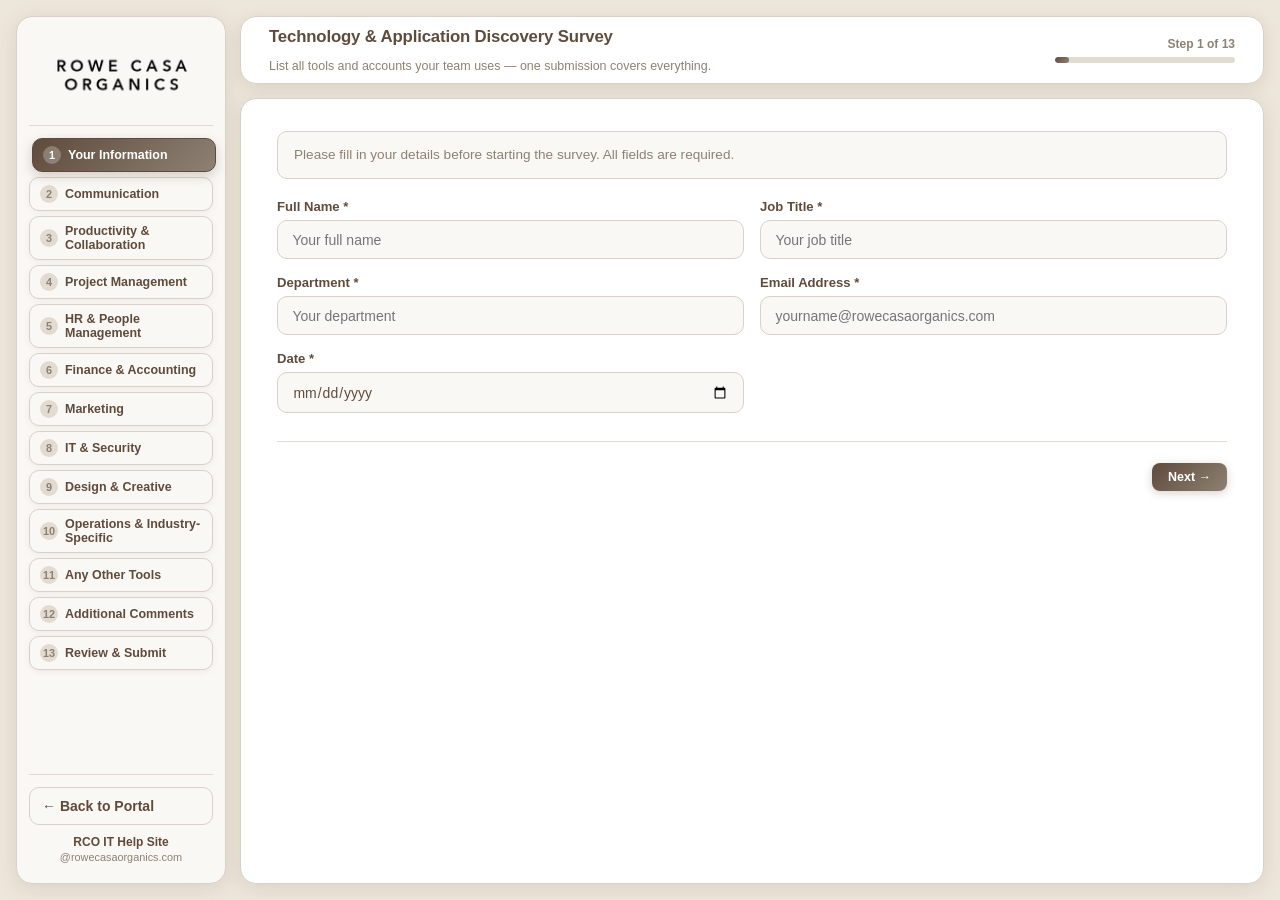
<file: tech-discovery.html>
<!DOCTYPE html>
<html lang="en">
<head>
  <meta charset="UTF-8"/>
  <meta name="viewport" content="width=device-width, initial-scale=1.0"/>
  <title>Technology & Application Discovery Survey — RCO IT</title>
  <link rel="stylesheet" href="../styles.css"/>
</head>
<body>

  <!-- APP SHELL (survey-only layout) -->
  <div class="app-shell">

    <!-- SIDEBAR -->
    <aside class="sidebar">
      <div class="sidebar-logo-wrap">
        <img src="../logo.png" alt="Rowe Casa Organics" class="sidebar-logo"/>
      </div>
      <div class="sidebar-divider"></div>

      <!-- Step nav -->
      <nav class="sidebar-nav" id="stepNav"></nav>

      <div class="sidebar-footer">
        <div class="sidebar-divider"></div>
        <button class="contact-btn" onclick="window.location.href='../index.html'">
          ← Back to Portal
        </button>
        <div class="portal-label">RCO IT Help Site</div>
        <div class="portal-sub">@rowecasaorganics.com</div>
      </div>
    </aside>

    <!-- MAIN WRAP -->
    <div class="main-wrap">

      <!-- TOP BAR -->
      <header class="topbar">
        <div class="topbar-left">
          <div class="topbar-title">Technology & Application Discovery Survey</div>
          <div class="topbar-desc">List all tools and accounts your team uses — one submission covers everything.</div>
        </div>
        <div class="topbar-right">
          <div class="survey-progress-wrap">
            <div class="survey-progress-label">Step <span id="progressCurrent">1</span> of <span id="progressTotal">13</span></div>
            <div class="survey-progress-bar"><div class="survey-progress-fill" id="progressFill" style="width:7.7%"></div></div>
          </div>
        </div>
      </header>

      <!-- CONTENT PANEL -->
      <main class="content-panel">
        <div id="surveyBody"></div>

        <!-- NAV BUTTONS -->
        <div class="survey-nav">
          <button class="clear-btn" id="prevBtn" onclick="surveyNav(-1)">← Previous</button>
          <button class="card-action" id="nextBtn" onclick="surveyNav(1)">Next →</button>
        </div>
      </main>

    </div>
  </div>

  <script>
    // ── Google Apps Script Web App URL ──────────────────
    // Replace with your deployed Apps Script URL after setup
    const SHEET_ENDPOINT = 'https://script.google.com/macros/s/AKfycbxeP-Asvk9kgGx_oz4jMWYOBldaPLM8Tm6S2XfXOfDRat-3KX1UfVXYzEju2Dc7nDwBGg/exec';

    // ── Survey definition ───────────────────────────────
    const SECTIONS = [
      { id: 'info',       title: 'Your Information',              type: 'info' },
      { id: 'comm',       title: 'Communication',                 type: 'tools', examples: 'Email clients, messaging, video conferencing, VoIP — e.g. Slack, Microsoft Teams' },
      { id: 'prod',       title: 'Productivity & Collaboration',  type: 'tools', examples: 'Document creation, file storage, cloud drives, office suites — e.g. Google Workspace, Microsoft 365, Notion, Dropbox' },
      { id: 'pm',         title: 'Project Management',            type: 'tools', examples: 'Task tracking, project planning, ticketing, workflow — e.g. Asana, Monday.com' },
      { id: 'hr',         title: 'HR & People Management',        type: 'tools', examples: 'HRIS, payroll, recruiting/ATS, performance, onboarding — e.g. BambooHR, ADP' },
      { id: 'finance',    title: 'Finance & Accounting',          type: 'tools', examples: 'Accounting, invoicing, expenses, budgeting, billing — e.g. QuickBooks, Expensify' },
      { id: 'marketing',  title: 'Marketing',                     type: 'tools', examples: 'Email marketing, social media, analytics, SEO, ad platforms — e.g. Mailchimp, Hootsuite' },
      { id: 'it',         title: 'IT & Security',                 type: 'tools', examples: 'Password managers, VPN, antivirus, MDM, identity management — e.g. Okta, CrowdStrike' },
      { id: 'design',     title: 'Design & Creative',             type: 'tools', examples: 'Graphic design, video/photo editing, prototyping — e.g. Adobe Creative Cloud, Canva' },
      { id: 'ops',        title: 'Operations & Industry-Specific',type: 'tools', examples: 'ERP, inventory, logistics, shipping, scheduling — e.g. ShipStation, ZebraDesigner' },
      { id: 'other',      title: 'Any Other Tools',               type: 'tools', examples: 'Anything not covered above — free tools, browser extensions, anything downloaded to your computer' },
      { id: 'comments',   title: 'Additional Comments',           type: 'comments' },
      { id: 'review',     title: 'Review & Submit',               type: 'review' },
    ];

    let currentStep = 0;
    let surveyData  = {};

    // ── Build sidebar step nav ──────────────────────────
    function buildStepNav() {
      const nav = document.getElementById('stepNav');
      nav.innerHTML = '';
      SECTIONS.forEach((s, i) => {
        const btn = document.createElement('button');
        btn.className = 'nav-btn step-nav-btn' + (i === 0 ? ' active' : '');
        btn.dataset.step = i;
        btn.innerHTML = `<span class="step-num">${i + 1}</span> ${s.title}`;
        btn.onclick = () => { saveStep(); goToStep(i); };
        nav.appendChild(btn);
      });
      document.getElementById('progressTotal').textContent = SECTIONS.length;
    }

    function updateStepNav(idx) {
      document.querySelectorAll('.step-nav-btn').forEach((b, i) => {
        b.classList.toggle('active', i === idx);
        b.classList.toggle('done', i < idx);
      });
    }

    // ── Tool table ──────────────────────────────────────
    function toolRowHTML(sid, r) {
      const base = `${sid}_r${r}`;
      return `<div class="tool-row" data-row="${r}">
        <input class="ti" type="text" placeholder="e.g. Slack" data-key="${base}_name"/>
        <select class="ti" data-key="${base}_active">
          <option value="">–</option><option>Yes</option><option>No</option>
        </select>
        <select class="ti" data-key="${base}_acct">
          <option value="">–</option><option>Personal</option><option>Shared / Team</option>
        </select>
        <div class="who-cell">
          <label class="check-label"><input type="checkbox" data-key="${base}_alldept"/> Entire Dept.</label>
          <input class="ti ti-sm" type="text" placeholder="or list names / emails" data-key="${base}_who"/>
        </div>
        <input class="ti" type="text" placeholder="e.g. Admin, Viewer" data-key="${base}_perm"/>
        <input class="ti" type="text" placeholder="Optional" data-key="${base}_notes"/>
      </div>`;
    }

    function toolTableHTML(sid) {
      let rows = '';
      for (let r = 0; r < 3; r++) rows += toolRowHTML(sid, r);
      return `<div class="tool-table-wrap" id="table-${sid}">
        <div class="tool-table-header">
          <span>Tool / App Name</span>
          <span>Active?</span>
          <span>Account Type</span>
          <span>Who Uses It?</span>
          <span>Permission Level</span>
          <span>Notes</span>
        </div>
        ${rows}
        <button class="add-row-btn" onclick="addRow('${sid}')">+ Add another tool</button>
      </div>`;
    }

    function addRow(sid) {
      const wrap    = document.getElementById('table-' + sid);
      const addBtn  = wrap.querySelector('.add-row-btn');
      const rowCount = wrap.querySelectorAll('.tool-row').length;
      const div = document.createElement('div');
      div.innerHTML = toolRowHTML(sid, rowCount);
      wrap.insertBefore(div.firstElementChild, addBtn);
      restoreValues(wrap);
    }

    // ── Render ──────────────────────────────────────────
    function renderStep(idx) {
      const sec   = SECTIONS[idx];
      const body  = document.getElementById('surveyBody');
      const total = SECTIONS.length;

      // progress bar
      document.getElementById('progressCurrent').textContent = idx + 1;
      document.getElementById('progressFill').style.width = ((idx + 1) / total * 100) + '%';

      // prev/next
      document.getElementById('prevBtn').style.visibility = idx === 0 ? 'hidden' : 'visible';
      document.getElementById('nextBtn').textContent = idx === total - 1 ? 'Submit Survey ✓' : 'Next →';

      updateStepNav(idx);

      // page content
      if (sec.type === 'info') {
        body.innerHTML = `<div class="survey-page">
          <p class="survey-instruction">Please fill in your details before starting the survey. All fields are required.</p>
          <div class="info-grid">
            <div class="contact-field"><label>Full Name <span class="req">*</span></label>
              <input class="ti" type="text" data-key="info_name" placeholder="Your full name"/></div>
            <div class="contact-field"><label>Job Title <span class="req">*</span></label>
              <input class="ti" type="text" data-key="info_title" placeholder="Your job title"/></div>
            <div class="contact-field"><label>Department <span class="req">*</span></label>
              <input class="ti" type="text" data-key="info_dept" placeholder="Your department"/></div>
            <div class="contact-field"><label>Email Address <span class="req">*</span></label>
              <input class="ti" type="email" data-key="info_email" placeholder="yourname@rowecasaorganics.com"/></div>
            <div class="contact-field"><label>Date <span class="req">*</span></label>
              <input class="ti" type="date" data-key="info_date"/></div>
          </div>
        </div>`;

      } else if (sec.type === 'tools') {
        body.innerHTML = `<div class="survey-page">
          <p class="survey-instruction"><strong>Examples:</strong> ${sec.examples}</p>
          ${toolTableHTML(sec.id)}
        </div>`;

      } else if (sec.type === 'comments') {
        body.innerHTML = `<div class="survey-page">
          <p class="survey-instruction">Anything else we should know? Tools being trialed, tools used by only one person, or anything you're unsure how to categorize.</p>
          <div class="contact-field" style="margin-top:1rem">
            <label>Additional Comments <span style="color:var(--sb-muted);font-weight:400">(optional)</span></label>
            <textarea class="ti" rows="7" data-key="comments" placeholder="Share any extra context here..."></textarea>
          </div>
        </div>`;

      } else if (sec.type === 'review') {
        body.innerHTML = `<div class="survey-page">
          <p class="survey-instruction">Please review your submission details below. Click <strong>Submit Survey</strong> when you're ready — your responses will be sent to the RCO IT team.</p>
          <div class="review-box">
            <div class="review-row"><span>Name</span><strong>${surveyData['info_name'] || '—'}</strong></div>
            <div class="review-row"><span>Job Title</span><strong>${surveyData['info_title'] || '—'}</strong></div>
            <div class="review-row"><span>Department</span><strong>${surveyData['info_dept'] || '—'}</strong></div>
            <div class="review-row"><span>Email</span><strong>${surveyData['info_email'] || '—'}</strong></div>
            <div class="review-row"><span>Date</span><strong>${surveyData['info_date'] || '—'}</strong></div>
          </div>
          <p class="survey-instruction" style="margin-top:1.25rem">
            By submitting you confirm all information is accurate to the best of your knowledge.
          </p>
          <div id="submitStatus" class="contact-status" style="margin-top:0.75rem"></div>
        </div>`;
      }

      restoreValues(body);
      body.scrollTop = 0;
      window.scrollTo(0, 0);
    }

    // ── Save / restore ───────────────────────────────────
    function saveStep() {
      document.querySelectorAll('#surveyBody [data-key]').forEach(el => {
        surveyData[el.dataset.key] = el.type === 'checkbox' ? el.checked : el.value;
      });
    }

    function restoreValues(container) {
      container.querySelectorAll('[data-key]').forEach(el => {
        const v = surveyData[el.dataset.key];
        if (v === undefined) return;
        if (el.type === 'checkbox') el.checked = v;
        else el.value = v;
      });
    }

    // ── Validation ───────────────────────────────────────
    function validateStep(idx) {
      if (idx !== 0) return true; // only validate info step for now
      const required = ['info_name','info_title','info_dept','info_email','info_date'];
      for (const key of required) {
        if (!surveyData[key] || surveyData[key].trim() === '') {
          alert('Please complete all required fields in "Your Information" before continuing.');
          return false;
        }
      }
      return true;
    }

    // ── Navigation ───────────────────────────────────────
    function goToStep(idx) {
      currentStep = idx;
      renderStep(idx);
    }

    function surveyNav(dir) {
      saveStep();
      if (!validateStep(currentStep)) return;
      if (dir === 1 && currentStep === SECTIONS.length - 1) {
        submitSurvey(); return;
      }
      goToStep(currentStep + dir);
    }

    // ── Submit ───────────────────────────────────────────
    async function submitSurvey() {
      const btn = document.getElementById('nextBtn');
      btn.textContent = 'Submitting...';
      btn.disabled = true;

      // Flatten surveyData into a clean payload
      const payload = { ...surveyData, submitted_at: new Date().toISOString() };

      try {
        await fetch(SHEET_ENDPOINT, {
          method: 'POST',
          mode: 'no-cors',
          headers: { 'Content-Type': 'application/json' },
          body: JSON.stringify(payload)
        });
        // no-cors means we can't read the response, so assume success
        showSubmitStatus('success', '✅ Survey submitted successfully! Thank you — the RCO IT team will review your responses.');
        btn.textContent = 'Submitted ✓';
      } catch(e) {
        showSubmitStatus('error', '❌ Submission failed. Please try again or contact itsupport@rowecasaorganics.com.');
        btn.textContent = 'Submit Survey ✓';
        btn.disabled = false;
      }
    }

    function showSubmitStatus(type, msg) {
      const el = document.getElementById('submitStatus');
      if (!el) return;
      el.textContent = msg;
      el.className = 'contact-status ' + type;
    }

    // ── Init ─────────────────────────────────────────────
    buildStepNav();
    renderStep(0);
  </script>

</body>
</html>
</file>
<file: styles.css>
/* =====================
   CSS VARIABLES / THEME
   ===================== */
:root {
  --shell-bg: #ede6da;
  --panel-bg: #ffffff;
  --sidebar-bg: #faf8f5;
  --topbar-bg: #ffffff;

  --sb-text: #5f4b3c;
  --sb-muted: #8d8173;
  --sb-border: #d7d1ca;
  --sb-sep: #e2dbd1;
  --sb-shadow: rgba(95, 75, 60, 0.13);

  --brand-grad: linear-gradient(135deg, #5f4b3c 0%, #8d8173 100%);
  --brand-brown: #5f4b3c;
  --brand-hover-border: #bd9979;
  --brand-soft: rgba(95, 75, 60, 0.08);

  --success: #2ecc8a;
  --warning: #f5a623;
  --success-soft: rgba(46, 204, 138, 0.12);
  --warning-soft: rgba(245, 166, 35, 0.12);
}

body.dark {
  --shell-bg: #1a1d22;
  --panel-bg: #2f343a;
  --sidebar-bg: #262a2f;
  --topbar-bg: #2f343a;
  --sb-text: #f2eee8;
  --sb-muted: #d2c6b9;
  --sb-border: rgba(242, 238, 232, 0.15);
  --sb-sep: rgba(242, 238, 232, 0.12);
  --sb-shadow: rgba(0, 0, 0, 0.35);
  --brand-soft: rgba(242, 238, 232, 0.06);
}

/* =====================
   RESET & BASE
   ===================== */
* { margin: 0; padding: 0; box-sizing: border-box; }
html, body { height: 100%; width: 100%; }

body {
  font-family: "Avenir Next", Avenir, "Segoe UI", Tahoma, Geneva, Verdana, sans-serif;
  background: var(--shell-bg);
  color: var(--sb-text);
  min-height: 100vh;
}

/* Login styles live in login.html (self-contained) */

/* =====================
   APP SHELL
   ===================== */
.app-shell {
  display: flex;
  min-height: 100vh;
  padding: 16px;
  gap: 14px;
}

/* =====================
   SIDEBAR
   ===================== */
.sidebar {
  width: 210px;
  min-width: 210px;
  background: var(--sidebar-bg);
  border: 1px solid var(--sb-border);
  border-radius: 16px;
  display: flex;
  flex-direction: column;
  padding: 20px 12px;
  box-shadow: 0 4px 20px var(--sb-shadow);
  position: sticky;
  top: 16px;
  height: calc(100vh - 32px);
}

.sidebar-logo-wrap {
  display: flex;
  align-items: center;
  justify-content: center;
  padding: 4px 0 16px;
}

.sidebar-logo {
  width: 100%;
  max-width: 135px;
  height: auto;
  display: block;
}

.sidebar-divider {
  height: 1px;
  background: var(--sb-sep);
  margin: 0 0 12px;
}

.sidebar-nav {
  display: flex;
  flex-direction: column;
  gap: 5px;
  flex: 1;
}

/* =====================
   NAV BUTTONS
   ===================== */
.nav-btn {
  display: flex;
  align-items: center;
  gap: 8px;
  width: 100%;
  padding: 10px 12px;
  border-radius: 10px;
  border: 1.5px solid var(--sb-border);
  background: var(--sidebar-bg);
  color: var(--sb-text);
  font-family: inherit;
  font-size: 0.875rem;
  font-weight: 600;
  cursor: pointer;
  text-align: left;
  transition: all 0.18s ease;
  box-shadow: 0 2px 6px rgba(95, 75, 60, 0.07);
}

.nav-btn:hover {
  background: var(--brand-soft);
  border-color: var(--brand-hover-border);
  transform: translateX(3px);
  box-shadow: 0 4px 12px rgba(95, 75, 60, 0.13);
}

.nav-btn.active {
  background: var(--brand-grad);
  border-color: var(--brand-brown);
  color: #ffffff;
  transform: translateX(3px);
  box-shadow: 0 4px 12px rgba(95, 75, 60, 0.25);
}

.nav-icon { font-size: 1rem; }

.sidebar-footer {
  margin-top: auto;
  text-align: center;
}

.contact-btn {
  width: 100%;
  padding: 10px 12px;
  border-radius: 10px;
  border: 1px solid var(--sb-border);
  background: transparent;
  color: var(--sb-text);
  font-family: inherit;
  font-size: 0.875rem;
  font-weight: 600;
  cursor: pointer;
  text-align: left;
  transition: all 0.18s ease;
  margin-bottom: 10px;
  display: flex;
  align-items: center;
  gap: 8px;
}

.contact-btn:hover {
  background: var(--brand-soft);
  border-color: var(--brand-hover-border);
}

.contact-btn.active {
  background: var(--brand-grad);
  border-color: var(--brand-brown);
  color: #ffffff;
}

.portal-label {
  font-size: 0.75rem;
  font-weight: 700;
  color: var(--sb-text);
  margin-top: 10px;
}

.portal-sub {
  font-size: 0.68rem;
  color: var(--sb-muted);
  margin-top: 2px;
}

/* =====================
   MAIN WRAP
   ===================== */
.main-wrap {
  flex: 1;
  display: flex;
  flex-direction: column;
  gap: 14px;
  min-width: 0;
}

/* =====================
   TOP BAR
   ===================== */
.topbar {
  background: var(--topbar-bg);
  border: 1px solid var(--sb-border);
  border-radius: 16px;
  padding: 0 1.75rem;
  min-height: 68px;
  display: flex;
  align-items: center;
  justify-content: space-between;
  box-shadow: 0 4px 16px var(--sb-shadow);
  flex-shrink: 0;
  gap: 1rem;
}

.topbar-left {
  display: flex;
  align-items: baseline;
  gap: 0.75rem;
  flex-wrap: wrap;
  flex-direction: row;
}

.topbar-title {
  font-size: 1.05rem;
  font-weight: 800;
  color: var(--sb-text);
  letter-spacing: -0.01em;
}

.topbar-desc {
  font-size: 0.78rem;
  color: var(--sb-muted);
  font-weight: 400;
  white-space: nowrap;
}

.topbar-right {
  display: flex;
  align-items: center;
  gap: 0.75rem;
  flex-shrink: 0;
}

.topbar-user {
  font-size: 0.8rem;
  color: var(--sb-muted);
}

.sign-btn {
  background: var(--brand-grad);
  color: #fff;
  border: 2px solid var(--brand-brown);
  padding: 0.42rem 1.1rem;
  border-radius: 8px;
  font-size: 0.82rem;
  font-weight: 700;
  cursor: pointer;
  font-family: inherit;
  transition: opacity 0.18s;
  white-space: nowrap;
}

.sign-btn:hover { opacity: 0.88; }

/* =====================
   CONTENT PANEL
   ===================== */
.content-panel {
  background: var(--panel-bg);
  border: 1px solid var(--sb-border);
  border-radius: 16px;
  flex: 1;
  padding: 2rem 2.25rem;
  box-shadow: 0 4px 20px var(--sb-shadow);
  overflow-y: auto;
}

/* =====================
   SECTIONS
   ===================== */
.section { display: none; }
.section.active { display: block; }

.section-intro {
  margin-bottom: 1.75rem;
  padding-bottom: 1.25rem;
  border-bottom: 1px solid var(--sb-sep);
}

.section-intro h2 {
  font-size: 1.3rem;
  font-weight: 800;
  color: var(--sb-text);
  letter-spacing: -0.02em;
  margin-bottom: 0.3rem;
}

.section-intro p {
  color: var(--sb-muted);
  font-size: 0.875rem;
  line-height: 1.55;
}

/* =====================
   CARDS
   ===================== */
.cards {
  display: grid;
  grid-template-columns: repeat(auto-fill, minmax(270px, 1fr));
  gap: 1.15rem;
}

.card {
  border: 1.5px solid var(--sb-border);
  border-radius: 16px;
  padding: 1.5rem;
  display: flex;
  flex-direction: column;
  gap: 0.9rem;
  position: relative;
  overflow: hidden;
  transition: border-color 0.2s, transform 0.2s, box-shadow 0.2s;
  cursor: default;
}

.card.brown {
  background: linear-gradient(145deg, #ffffff 0%, #ede8e2 100%);
  box-shadow: 0 4px 6px rgba(95,75,60,0.06), 0 10px 30px rgba(95,75,60,0.1);
}
.card.green {
  background: linear-gradient(145deg, #ffffff 0%, #f0faf6 100%);
  box-shadow: 0 4px 6px rgba(46,204,138,0.06), 0 10px 30px rgba(46,204,138,0.1);
}
.card.yellow {
  background: linear-gradient(145deg, #ffffff 0%, #fdf8ee 100%);
  box-shadow: 0 4px 6px rgba(245,166,35,0.06), 0 10px 30px rgba(245,166,35,0.1);
}

body.dark .card.brown  { background: linear-gradient(145deg, #33383f 0%, #2e3238 100%); }
body.dark .card.green  { background: linear-gradient(145deg, #33383f 0%, #2a3530 100%); }
body.dark .card.yellow { background: linear-gradient(145deg, #33383f 0%, #352e28 100%); }

.card:hover {
  border-color: var(--brand-hover-border);
  transform: translateY(-3px);
}

.card.brown:hover  { box-shadow: 0 8px 12px rgba(95,75,60,0.08),  0 20px 48px rgba(95,75,60,0.14); }
.card.green:hover  { box-shadow: 0 8px 12px rgba(46,204,138,0.08), 0 20px 48px rgba(46,204,138,0.13); }
.card.yellow:hover { box-shadow: 0 8px 12px rgba(245,166,35,0.08), 0 20px 48px rgba(245,166,35,0.13); }

.card::before {
  content: '';
  position: absolute;
  top: 0; left: 0; right: 0;
  height: 4px;
  border-radius: 16px 16px 0 0;
}

.card.brown::before  { background: var(--brand-grad); }
.card.green::before  { background: linear-gradient(90deg, #2ecc8a, #1aaf72); }
.card.yellow::before { background: linear-gradient(90deg, #f5a623, #e08c0a); }

.card-top {
  display: flex;
  align-items: flex-start;
  justify-content: flex-end;
}

.card-status {
  font-size: 0.68rem;
  font-weight: 700;
  padding: 0.22rem 0.58rem;
  border-radius: 999px;
  letter-spacing: 0.05em;
  text-transform: uppercase;
}

.status-active { background: var(--success-soft); color: var(--success); }
.status-draft  { background: var(--warning-soft);  color: var(--warning); }

.card h3 {
  font-size: 0.95rem;
  font-weight: 700;
  line-height: 1.35;
  color: var(--sb-text);
}

.card p {
  font-size: 0.83rem;
  color: var(--sb-muted);
  line-height: 1.6;
  flex: 1;
}

.card-meta {
  display: flex;
  align-items: center;
  justify-content: space-between;
  padding-top: 0.7rem;
  border-top: 1px solid var(--sb-sep);
}

.card-meta-left { display: flex; flex-direction: column; gap: 0.1rem; }
.meta-label { font-size: 0.7rem; color: var(--sb-muted); }
.meta-value { font-size: 0.8rem; font-weight: 700; color: var(--sb-text); }

.card-action {
  background: var(--brand-grad);
  color: #fff;
  border: none;
  padding: 0.42rem 1rem;
  border-radius: 8px;
  font-size: 0.78rem;
  font-weight: 700;
  cursor: pointer;
  font-family: inherit;
  transition: opacity 0.18s, transform 0.18s;
  white-space: nowrap;
  box-shadow: 0 2px 8px rgba(95, 75, 60, 0.25);
}

.card-action:hover {
  opacity: 0.88;
  transform: translateY(-1px);
}

.card-action.disabled {
  background: var(--sb-sep);
  color: var(--sb-muted);
  cursor: not-allowed;
  box-shadow: none;
  transform: none;
  opacity: 1;
}

/* =====================
   EMPTY STATE
   ===================== */
.empty-state {
  display: flex;
  flex-direction: column;
  align-items: center;
  justify-content: center;
  text-align: center;
  padding: 5rem 2rem;
  gap: 0.75rem;
}

.empty-icon { font-size: 3rem; }

.empty-state h3 {
  font-size: 1.1rem;
  font-weight: 700;
  color: var(--sb-text);
}

.empty-state p {
  font-size: 0.875rem;
  color: var(--sb-muted);
  max-width: 340px;
  line-height: 1.55;
  margin-bottom: 0.25rem;
}

/* =====================
   CONTACT FORM
   ===================== */
.contact-form-wrap {
  max-width: 580px;
  display: flex;
  flex-direction: column;
  gap: 1.1rem;
}

.contact-field {
  display: flex;
  flex-direction: column;
  gap: 0.4rem;
}

.contact-field label {
  font-size: 0.82rem;
  font-weight: 700;
  color: var(--sb-text);
}

.contact-field input,
.contact-field textarea {
  background: var(--sidebar-bg);
  border: 1.5px solid var(--sb-border);
  border-radius: 10px;
  padding: 0.65rem 0.9rem;
  font-size: 0.875rem;
  font-family: inherit;
  color: var(--sb-text);
  transition: border-color 0.18s, box-shadow 0.18s;
  resize: vertical;
  outline: none;
}

.contact-field input:focus,
.contact-field textarea:focus {
  border-color: var(--brand-hover-border);
  box-shadow: 0 0 0 3px rgba(189, 153, 121, 0.15);
}

.contact-field input[readonly] {
  color: var(--sb-muted);
  cursor: default;
}

.contact-actions {
  display: flex;
  align-items: center;
  gap: 0.75rem;
  padding-top: 0.25rem;
}

.clear-btn {
  background: transparent;
  border: 1.5px solid var(--sb-border);
  color: var(--sb-muted);
  padding: 0.42rem 0.9rem;
  border-radius: 8px;
  font-size: 0.78rem;
  font-weight: 700;
  cursor: pointer;
  font-family: inherit;
  transition: all 0.18s;
}

.clear-btn:hover {
  border-color: var(--brand-hover-border);
  color: var(--sb-text);
}

.contact-status {
  font-size: 0.85rem;
  font-weight: 600;
  padding: 0.65rem 1rem;
  border-radius: 10px;
  display: none;
}

.contact-status.success {
  display: block;
  background: var(--success-soft);
  color: var(--success);
  border: 1px solid rgba(46, 204, 138, 0.25);
}

.contact-status.error {
  display: block;
  background: rgba(220, 80, 60, 0.1);
  color: #c0392b;
  border: 1px solid rgba(220, 80, 60, 0.2);
}

/* =====================
   UNDER CONSTRUCTION
   ===================== */

.construction-wrap {
  position: relative;
  overflow: hidden;
  border-radius: 14px;
  min-height: 420px;
  display: flex;
  align-items: center;
  justify-content: center;
  border: 1.5px solid var(--sb-border);
  background: var(--sidebar-bg);
}

.construction-blur {
  position: absolute;
  inset: 0;
  padding: 2rem 2.5rem;
  filter: blur(4px);
  opacity: 0.35;
  pointer-events: none;
  user-select: none;
  display: flex;
  flex-direction: column;
  gap: 1rem;
}

.blur-line {
  height: 14px;
  border-radius: 999px;
  background: var(--sb-text);
}

.construction-badge {
  position: relative;
  z-index: 2;
  display: flex;
  flex-direction: column;
  align-items: center;
  gap: 1rem;
  text-align: center;
  padding: 2.5rem 2rem;
}

.construction-emoji { font-size: 3.5rem; }

.construction-badge h2 {
  font-size: 1.4rem;
  font-weight: 800;
  color: var(--sb-text);
  letter-spacing: -0.02em;
}

.construction-badge p {
  font-size: 0.875rem;
  color: var(--sb-muted);
  max-width: 320px;
  line-height: 1.6;
}

.construction-tag {
  background: var(--warning-soft);
  color: var(--warning);
  border: 1px solid rgba(245, 166, 35, 0.3);
  font-size: 0.72rem;
  font-weight: 700;
  letter-spacing: 0.08em;
  text-transform: uppercase;
  padding: 0.3rem 0.9rem;
  border-radius: 999px;
}

/* =====================
   LOCK OVERLAY
   ===================== */
.lock-overlay {
  position: fixed;
  inset: 0;
  background: rgba(0, 0, 0, 0.45);
  backdrop-filter: blur(8px);
  z-index: 200;
  display: flex;
  align-items: center;
  justify-content: center;
  padding: 1rem;
}

.lock-modal {
  background: var(--panel-bg);
  border: 1.5px solid var(--sb-border);
  border-radius: 20px;
  padding: 2.5rem 2rem;
  max-width: 400px;
  width: 100%;
  text-align: center;
  display: flex;
  flex-direction: column;
  align-items: center;
  gap: 1rem;
  box-shadow: 0 20px 60px rgba(0,0,0,0.2);
}

.lock-modal .lock-icon {
  width: 60px;
  height: 60px;
  background: var(--brand-soft);
  border-radius: 50%;
  display: flex;
  align-items: center;
  justify-content: center;
  font-size: 1.75rem;
}

.lock-modal h2 {
  font-size: 1.3rem;
  font-weight: 800;
  color: var(--sb-text);
}

.lock-modal p {
  color: var(--sb-muted);
  font-size: 0.88rem;
  line-height: 1.6;
}

.domain-note {
  background: var(--sidebar-bg);
  border: 1px solid var(--sb-border);
  border-radius: 8px;
  padding: 0.55rem 1rem;
  font-size: 0.8rem;
  color: var(--sb-muted);
  width: 100%;
}

.domain-note strong { color: var(--sb-text); }

.google-btn {
  width: 100%;
  background: #fff;
  color: #1f1f1f;
  border: 1.5px solid #d7d1ca;
  padding: 0.72rem 1rem;
  border-radius: 10px;
  font-size: 0.88rem;
  font-weight: 700;
  cursor: pointer;
  display: flex;
  align-items: center;
  justify-content: center;
  gap: 0.6rem;
  transition: opacity 0.18s;
  font-family: inherit;
  margin-top: 0.25rem;
}

.google-btn:hover { opacity: 0.88; }
.google-btn img { width: 20px; height: 20px; }

/* =====================
   STEP NAV (survey sidebar)
   ===================== */
.step-nav-btn {
  font-size: 0.78rem !important;
  padding: 7px 10px !important;
  gap: 7px !important;
}

.step-num {
  display: inline-flex;
  align-items: center;
  justify-content: center;
  width: 18px;
  height: 18px;
  border-radius: 50%;
  background: var(--sb-sep);
  color: var(--sb-muted);
  font-size: 0.68rem;
  font-weight: 800;
  flex-shrink: 0;
  transition: background 0.18s, color 0.18s;
}

.step-nav-btn.active .step-num {
  background: rgba(255,255,255,0.25);
  color: #fff;
}

.step-nav-btn.done {
  opacity: 0.7;
}

.step-nav-btn.done .step-num {
  background: var(--brand-hover-border);
  color: #fff;
}

.completed-card { max-width: 420px; }

/* =====================
   SURVEY LAYOUT
   ===================== */
.survey-intro-row {
  display: flex;
  align-items: flex-start;
  justify-content: space-between;
  gap: 1.5rem;
  flex-wrap: wrap;
}

.back-btn {
  background: none;
  border: none;
  color: var(--sb-muted);
  font-family: inherit;
  font-size: 0.8rem;
  font-weight: 600;
  cursor: pointer;
  padding: 0 0 0.5rem;
  transition: color 0.15s;
}
.back-btn:hover { color: var(--brand-brown); }

.survey-progress-wrap {
  min-width: 180px;
  text-align: right;
}

.survey-progress-label {
  font-size: 0.75rem;
  color: var(--sb-muted);
  margin-bottom: 6px;
  font-weight: 600;
}

.survey-progress-bar {
  height: 6px;
  background: var(--sb-sep);
  border-radius: 999px;
  overflow: hidden;
}

.survey-progress-fill {
  height: 100%;
  background: var(--brand-grad);
  border-radius: 999px;
  transition: width 0.35s ease;
}

/* step dots */
.survey-steps {
  display: flex;
  gap: 6px;
  flex-wrap: wrap;
  margin: 1.25rem 0 1.5rem;
}

.step-dot {
  width: 10px;
  height: 10px;
  border-radius: 50%;
  background: var(--sb-sep);
  border: 1.5px solid var(--sb-border);
  cursor: pointer;
  transition: background 0.18s, transform 0.18s;
  flex-shrink: 0;
}
.step-dot:hover { transform: scale(1.25); }
.step-dot.done   { background: var(--brand-hover-border); border-color: var(--brand-hover-border); }
.step-dot.active { background: var(--brand-brown); border-color: var(--brand-brown); transform: scale(1.35); }

/* survey page */
.survey-page { animation: fadeIn 0.2s ease; }
@keyframes fadeIn { from { opacity: 0; transform: translateY(6px); } to { opacity: 1; transform: none; } }

.survey-instruction {
  font-size: 0.85rem;
  color: var(--sb-muted);
  margin-bottom: 1.25rem;
  line-height: 1.6;
  background: var(--sidebar-bg);
  border: 1px solid var(--sb-border);
  border-radius: 10px;
  padding: 0.75rem 1rem;
}

.info-grid {
  display: grid;
  grid-template-columns: 1fr 1fr;
  gap: 1rem;
}

/* tool table */
.tool-table-wrap { overflow-x: auto; }

.tool-table-header {
  display: grid;
  grid-template-columns: 2fr 0.7fr 1fr 2fr 1.2fr 1.5fr;
  gap: 8px;
  padding: 0 6px 8px;
  font-size: 0.72rem;
  font-weight: 700;
  color: var(--sb-muted);
  text-transform: uppercase;
  letter-spacing: 0.04em;
  border-bottom: 1px solid var(--sb-sep);
  margin-bottom: 8px;
  min-width: 720px;
}

.tool-row {
  display: grid;
  grid-template-columns: 2fr 0.7fr 1fr 2fr 1.2fr 1.5fr;
  gap: 8px;
  align-items: center;
  padding: 6px;
  border-radius: 8px;
  min-width: 720px;
  transition: background 0.15s;
}
.tool-row:hover { background: var(--sidebar-bg); }

.ti {
  width: 100%;
  background: var(--panel-bg);
  border: 1.5px solid var(--sb-border);
  border-radius: 7px;
  padding: 0.38rem 0.6rem;
  font-size: 0.8rem;
  font-family: inherit;
  color: var(--sb-text);
  outline: none;
  transition: border-color 0.15s;
}
.ti:focus { border-color: var(--brand-hover-border); }

.ti-sm { font-size: 0.75rem; margin-top: 4px; }

.who-cell {
  display: flex;
  flex-direction: column;
  gap: 4px;
}

.who-checks {
  display: flex;
  gap: 10px;
  align-items: center;
}

.check-label {
  display: flex;
  align-items: center;
  gap: 5px;
  font-size: 0.75rem;
  color: var(--sb-muted);
  font-weight: 600;
  cursor: pointer;
  white-space: nowrap;
}

.add-row-btn {
  margin-top: 10px;
  background: none;
  border: 1.5px dashed var(--sb-border);
  color: var(--sb-muted);
  border-radius: 8px;
  padding: 0.45rem 1rem;
  font-size: 0.8rem;
  font-weight: 600;
  font-family: inherit;
  cursor: pointer;
  width: 100%;
  transition: all 0.15s;
  min-width: 720px;
}
.add-row-btn:hover { border-color: var(--brand-hover-border); color: var(--brand-brown); }

/* survey nav */
.survey-nav {
  display: flex;
  justify-content: space-between;
  align-items: center;
  margin-top: 1.75rem;
  padding-top: 1.25rem;
  border-top: 1px solid var(--sb-sep);
}

/* review box */
.review-box {
  background: var(--sidebar-bg);
  border: 1.5px solid var(--sb-border);
  border-radius: 12px;
  padding: 1.25rem 1.5rem;
  display: flex;
  flex-direction: column;
  gap: 0.75rem;
  max-width: 480px;
  margin-top: 1rem;
}

.review-row {
  display: flex;
  justify-content: space-between;
  font-size: 0.875rem;
  gap: 1rem;
}
.review-row span { color: var(--sb-muted); }
.review-row strong { color: var(--sb-text); text-align: right; }

/* =====================
   RESPONSIVE
   ===================== */
@media (max-width: 900px) {
  .app-shell { padding: 12px; gap: 10px; }
  .sidebar { width: 185px; min-width: 185px; }
}

@media (max-width: 700px) {
  .app-shell { flex-direction: column; padding: 10px; gap: 10px; }
  .sidebar {
    width: 100%; min-width: unset; height: auto;
    position: static; flex-direction: row;
    align-items: center; padding: 10px 14px;
    gap: 10px; flex-wrap: wrap;
  }
  .sidebar-logo-wrap { padding: 0; }
  .sidebar-logo { max-width: 75px; }
  .sidebar-divider { display: none; }
  .sidebar-nav { flex-direction: row; flex: 1; gap: 5px; }
  .nav-btn { flex: 1; justify-content: center; font-size: 0.75rem; padding: 8px 4px; }
  .nav-icon { display: none; }
  .sidebar-footer { display: none; }
  .content-panel { padding: 1.25rem; }
  .topbar { padding: 0.75rem 1.25rem; min-height: unset; }
}

@media (max-width: 480px) {
  .cards { grid-template-columns: 1fr; }
  .card-meta { flex-direction: column; align-items: flex-start; gap: 0.6rem; }
  .card-action { width: 100%; text-align: center; }
  .topbar-user { display: none; }
  .topbar-desc { display: none; }
}
</file>
